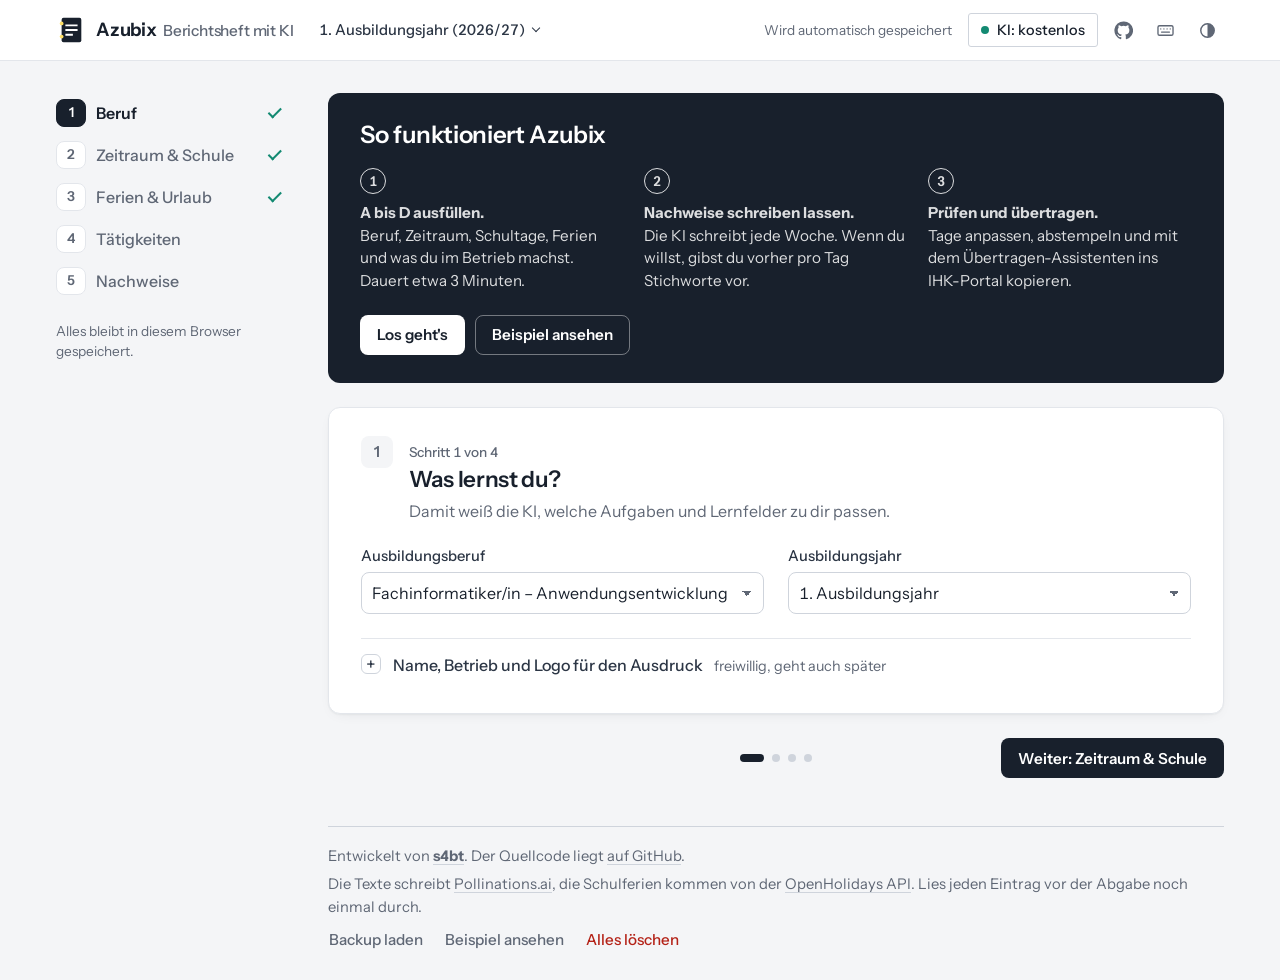
<file: index.html>
<!doctype html>
<html lang="de">
  <head>
    <meta charset="UTF-8" />
    <meta name="viewport" content="width=device-width, initial-scale=1.0, viewport-fit=cover" />
    <meta
      name="description"
      content="Azubix schreibt deine Ausbildungsnachweise Woche für Woche mit KI. Kostenlos und ohne Anmeldung."
    />
    <meta name="author" content="s4bt" />
    <meta name="color-scheme" content="light dark" />
    <title>Azubix</title>
    <link rel="icon" href="assets/icons/favicon.svg" type="image/svg+xml" />
    <link rel="apple-touch-icon" href="assets/icons/icon-192.png" />
    <link rel="manifest" href="manifest.webmanifest" />
    <meta name="theme-color" content="#18202c" />
    <link rel="preconnect" href="https://fonts.googleapis.com" />
    <link rel="preconnect" href="https://fonts.gstatic.com" crossorigin />
    <link
      href="https://fonts.googleapis.com/css2?family=Instrument+Sans:wght@400..700&display=swap"
      rel="stylesheet"
    />
    <link rel="stylesheet" href="assets/css/tokens.css" />
    <link rel="stylesheet" href="assets/css/base.css" />
    <link rel="stylesheet" href="assets/css/layout.css" />
    <link rel="stylesheet" href="assets/css/forms.css" />
    <link rel="stylesheet" href="assets/css/sections.css" />
    <link rel="stylesheet" href="assets/css/results.css" />
    <link rel="stylesheet" href="assets/css/overlays.css" />
    <link rel="stylesheet" href="assets/css/responsive.css" />
    <link rel="stylesheet" href="assets/css/print.css" media="print" />
  </head>
  <body>
    <header class="masthead">
      <div class="masthead-inner">
        <a class="wordmark" href="#abschnitt-a" aria-label="Azubix, zum Anfang">
          <svg class="wordmark-icon" viewBox="0 0 32 32" aria-hidden="true">
            <rect x="6" y="3" width="21" height="26" rx="2" />
            <path d="M10 11h13M10 16h13M10 21h8" />
            <circle cx="6" cy="9" r="2" />
            <circle cx="6" cy="23" r="2" />
          </svg>
          <span>Azubix<small>Berichtsheft mit KI</small></span>
        </a>
        <details class="menu heft-menu" id="heftMenu">
          <summary class="menu-trigger"><span id="heftLabel">1. Ausbildungsjahr</span></summary>
          <div class="menu-panel" role="menu">
            <div id="heftList"></div>
            <hr />
            <button type="button" class="menu-item" id="newHeftBtn" role="menuitem">
              Nächstes Ausbildungsjahr anlegen
            </button>
            <button type="button" class="menu-item danger" id="deleteHeftBtn" role="menuitem">
              Dieses Jahr löschen
            </button>
          </div>
        </details>
        <div class="masthead-actions">
          <span class="save-state" id="saveIndicator" aria-live="polite"
            >Wird automatisch gespeichert</span
          >
          <button type="button" class="mode-btn" id="settingsBtn">
            <span class="mode-dot" aria-hidden="true"></span
            ><span id="providerChip">KI: kostenlos</span>
          </button>
          <a
            class="icon-btn"
            href="https://github.com/SneakyTreee/Azubix"
            target="_blank"
            rel="noopener"
            title="GitHub-Repo von s4bt"
            aria-label="GitHub-Repo von s4bt"
          >
            <svg viewBox="0 0 24 24" aria-hidden="true" class="gh-icon">
              <path
                d="M12 .5a11.5 11.5 0 0 0-3.64 22.41c.58.1.79-.25.79-.56v-2c-3.2.7-3.88-1.37-3.88-1.37-.52-1.33-1.28-1.69-1.28-1.69-1.05-.72.08-.7.08-.7 1.16.08 1.77 1.19 1.77 1.19 1.03 1.77 2.7 1.26 3.36.96.1-.75.4-1.26.73-1.55-2.55-.29-5.24-1.28-5.24-5.69 0-1.26.45-2.29 1.19-3.1-.12-.29-.52-1.46.11-3.05 0 0 .97-.31 3.17 1.18a11 11 0 0 1 5.77 0c2.2-1.49 3.17-1.18 3.17-1.18.63 1.59.23 2.76.11 3.05.74.81 1.19 1.84 1.19 3.1 0 4.42-2.69 5.39-5.25 5.68.41.36.78 1.06.78 2.14v3.17c0 .31.21.67.8.56A11.5 11.5 0 0 0 12 .5Z"
              />
            </svg>
          </a>
          <button
            type="button"
            class="icon-btn"
            id="shortcutsBtn"
            aria-label="Tastenkürzel anzeigen"
            title="Tastenkürzel (?)"
          >
            <svg viewBox="0 0 24 24" aria-hidden="true" class="line-icon">
              <rect x="2.5" y="6" width="19" height="12" rx="2" />
              <path d="M6 10h.01M10 10h.01M14 10h.01M18 10h.01M7 14h10" />
            </svg>
          </button>
          <button type="button" class="icon-btn" id="themeBtn" aria-label="Design wechseln">
            <svg class="theme-icon" viewBox="0 0 24 24" aria-hidden="true">
              <circle cx="12" cy="12" r="8.5" />
              <path d="M12 3.5a8.5 8.5 0 0 1 0 17z" />
            </svg>
          </button>
        </div>
      </div>
    </header>

    <div class="binder">
      <nav class="register" aria-label="Schritte">
        <a href="#abschnitt-a" data-section="a" data-step="1"
          ><b>1</b><span>Beruf</span><i class="tick" aria-hidden="true"></i
        ></a>
        <a href="#abschnitt-b" data-section="b" data-step="2"
          ><b>2</b><span>Zeitraum &amp; Schule</span><i class="tick" aria-hidden="true"></i
        ></a>
        <a href="#abschnitt-c" data-section="c" data-step="3"
          ><b>3</b><span>Ferien &amp; Urlaub</span><i class="tick" aria-hidden="true"></i
        ></a>
        <a href="#abschnitt-d" data-section="d" data-step="4"
          ><b>4</b><span>Tätigkeiten</span><i class="tick" aria-hidden="true"></i
        ></a>
        <a href="#results" data-section="e"
          ><b>5</b><span>Nachweise</span><em id="registerCount"></em
        ></a>
        <p class="register-note">Alles bleibt in diesem Browser gespeichert.</p>
      </nav>

      <main class="sheets">
        <div class="demo-banner" id="demoBanner" hidden>
          <p>
            <strong>Das ist ein Beispiel.</strong> Änderungen hier werden nicht gespeichert, deine
            eigenen Daten bleiben unberührt.
          </p>
          <button type="button" class="btn btn-ink btn-sm" id="exitDemoBtn">
            Zurück zu meinen Daten
          </button>
        </div>

        <section class="welcome" id="welcome" hidden aria-labelledby="welcomeTitle">
          <h2 id="welcomeTitle">So funktioniert Azubix</h2>
          <ol class="welcome-steps">
            <li>
              <b>A bis D ausfüllen.</b> Beruf, Zeitraum, Schultage, Ferien und was du im Betrieb
              machst. Dauert etwa 3 Minuten.
            </li>
            <li>
              <b>Nachweise schreiben lassen.</b> Die KI schreibt jede Woche. Wenn du willst, gibst
              du vorher pro Tag Stichworte vor.
            </li>
            <li>
              <b>Prüfen und übertragen.</b> Tage anpassen, abstempeln und mit dem
              Übertragen-Assistenten ins IHK-Portal kopieren.
            </li>
          </ol>
          <div class="welcome-actions">
            <button type="button" class="btn btn-ink" id="welcomeStartBtn">Los geht's</button>
            <button type="button" class="btn btn-quiet" id="demoBtn">Beispiel ansehen</button>
          </div>
        </section>

        <section class="setup-summary" id="setupSummary" hidden aria-labelledby="summaryTitle">
          <div class="summary-head">
            <h2 id="summaryTitle">Deine Angaben</h2>
            <button type="button" class="btn btn-quiet btn-sm" id="editSetupBtn">
              Angaben ändern
            </button>
          </div>
          <ul class="summary-list" id="summaryList"></ul>
        </section>

        <div id="mainForm" class="setup">
          <section class="sheet" id="abschnitt-a" data-step="1" aria-labelledby="head-a">
            <header class="sheet-head">
              <span class="sheet-letter" aria-hidden="true">1</span>
              <div>
                <p class="step-count">Schritt 1 von 4</p>
                <h2 id="head-a" tabindex="-1">Was lernst du?</h2>
                <p>Damit weiß die KI, welche Aufgaben und Lernfelder zu dir passen.</p>
              </div>
            </header>
            <div class="fields cols-2">
              <label class="field">
                <span class="field-label">Ausbildungsberuf</span>
                <select id="f-beruf-select"></select>
              </label>
              <label class="field">
                <span class="field-label">Ausbildungsjahr</span>
                <select id="f-jahr" data-bind="profile.jahr">
                  <option value="1">1. Ausbildungsjahr</option>
                  <option value="2">2. Ausbildungsjahr</option>
                  <option value="3">3. Ausbildungsjahr</option>
                  <option value="4">4. Ausbildungsjahr</option>
                </select>
              </label>
              <label class="field" id="berufOtherField" hidden>
                <span class="field-label">Dein Ausbildungsberuf</span>
                <input type="text" id="f-beruf" placeholder="Beruf eintragen" />
              </label>
            </div>

            <details class="more">
              <summary>
                Name, Betrieb und Logo für den Ausdruck <em>freiwillig, geht auch später</em>
              </summary>
              <div class="fields cols-2">
                <label class="field">
                  <span class="field-label">Name</span>
                  <input
                    type="text"
                    id="f-name"
                    data-bind="profile.name"
                    placeholder="Vorname Nachname"
                    autocomplete="name"
                  />
                </label>
                <label class="field">
                  <span class="field-label">Ausbildungsbetrieb</span>
                  <input
                    type="text"
                    id="f-betrieb"
                    data-bind="profile.betrieb"
                    placeholder="Name des Betriebs"
                    autocomplete="organization"
                  />
                </label>
                <label class="field">
                  <span class="field-label">Abteilung</span>
                  <input
                    type="text"
                    id="f-abteilung"
                    data-bind="profile.abteilung"
                    placeholder="z.B. IT-Service, Webentwicklung"
                  />
                </label>
                <label class="field">
                  <span class="field-label">Ausbilder/in</span>
                  <input
                    type="text"
                    id="f-ausbilder"
                    data-bind="profile.ausbilder"
                    placeholder="Name für die Unterschrift"
                  />
                </label>
                <label class="field">
                  <span class="field-label">Erste Nachweis-Nr.</span>
                  <input type="number" id="f-startnr" min="1" data-bind="profile.startNr" />
                  <span class="field-hint">Wenn du mitten im Jahr weitermachst</span>
                </label>
              </div>
              <div class="logo-field">
                <div class="logo-preview" id="logoPreview" aria-hidden="true"></div>
                <div class="field">
                  <span class="field-label">Firmenlogo für Druck, PDF und Word</span>
                  <div class="logo-actions">
                    <label class="btn btn-quiet btn-sm"
                      >Logo auswählen<input
                        type="file"
                        id="logoInput"
                        accept="image/png,image/jpeg"
                        hidden
                    /></label>
                    <button type="button" class="btn btn-text btn-sm" id="logoRemoveBtn" hidden>
                      Entfernen
                    </button>
                  </div>
                  <span class="field-hint">PNG oder JPG, höchstens 500 KB.</span>
                </div>
              </div>
            </details>
          </section>

          <section class="sheet" id="abschnitt-b" data-step="2" aria-labelledby="head-b">
            <header class="sheet-head">
              <span class="sheet-letter" aria-hidden="true">2</span>
              <div>
                <p class="step-count">Schritt 2 von 4</p>
                <h2 id="head-b" tabindex="-1">Wann bist du in der Schule?</h2>
                <p>Der Jahresplaner zeigt dir sofort, wie deine Wochen aufgeteilt werden.</p>
              </div>
            </header>
            <div class="fields cols-2">
              <label class="field">
                <span class="field-label">Erster Tag</span>
                <input type="date" id="f-start" data-bind="period.start" />
              </label>
              <label class="field">
                <span class="field-label">Letzter Tag</span>
                <input type="date" id="f-end" data-bind="period.end" />
              </label>
            </div>
            <div class="fields cols-2">
              <fieldset class="field">
                <legend class="field-label">Schultage</legend>
                <div class="weekday-picker">
                  <label
                    ><input type="checkbox" id="sd-1" name="schoolDay" value="1" /><span
                      >Mo</span
                    ></label
                  >
                  <label
                    ><input type="checkbox" id="sd-2" name="schoolDay" value="2" /><span
                      >Di</span
                    ></label
                  >
                  <label
                    ><input type="checkbox" id="sd-3" name="schoolDay" value="3" /><span
                      >Mi</span
                    ></label
                  >
                  <label
                    ><input type="checkbox" id="sd-4" name="schoolDay" value="4" /><span
                      >Do</span
                    ></label
                  >
                  <label
                    ><input type="checkbox" id="sd-5" name="schoolDay" value="5" /><span
                      >Fr</span
                    ></label
                  >
                </div>
              </fieldset>
              <fieldset class="field">
                <legend class="field-label">Schule findet statt in</legend>
                <div class="switch" role="group">
                  <button type="button" data-seg="weekType" data-value="both">jeder Woche</button>
                  <button type="button" data-seg="weekType" data-value="even">geraden KW</button>
                  <button type="button" data-seg="weekType" data-value="odd">ungeraden KW</button>
                  <button type="button" data-seg="weekType" data-value="alternating">
                    jeder 2. Woche
                  </button>
                </div>
              </fieldset>
            </div>
            <fieldset class="field" id="firstWeekPicker" hidden>
              <legend class="field-label">Die erste Woche im Zeitraum ist eine</legend>
              <div class="switch" role="group">
                <button type="button" data-seg="firstWeekType" data-value="school">
                  Schulwoche
                </button>
                <button type="button" data-seg="firstWeekType" data-value="work">
                  Betriebswoche
                </button>
              </div>
            </fieldset>

            <figure class="planner">
              <figcaption>
                <span>Jahresplaner</span>
                <span class="key">
                  <span><i class="sw sw-schule"></i>Schule + Betrieb</span>
                  <span><i class="sw sw-betrieb"></i>nur Betrieb</span>
                  <span><i class="sw sw-ferien"></i>Schulferien, nur Betrieb</span>
                  <span><i class="sw sw-frei"></i>frei</span>
                </span>
              </figcaption>
              <div class="planner-grid" id="previewTimeline"></div>
            </figure>

            <details class="more">
              <summary>Arbeitszeiten <em id="hoursSummary">8 Std. pro Tag</em></summary>
              <div class="fields cols-4">
                <label class="field">
                  <span class="field-label">Std. pro Betriebstag</span>
                  <input
                    type="number"
                    id="f-hb"
                    min="0"
                    max="12"
                    step="0.5"
                    data-bind="hours.betrieb"
                  />
                </label>
                <label class="field">
                  <span class="field-label">Std. pro Schultag</span>
                  <input
                    type="number"
                    id="f-hs"
                    min="0"
                    max="12"
                    step="0.5"
                    data-bind="hours.schule"
                  />
                </label>
              </div>
              <p class="field-label sub-label">
                Andere Stunden an einzelnen Wochentagen (z.B. Teilzeit)
              </p>
              <div class="weekday-hours">
                <label class="field"
                  ><span class="field-label">Mo</span
                  ><input
                    type="number"
                    id="f-h1"
                    min="0"
                    max="12"
                    step="0.5"
                    data-bind="hours.betriebDays.1"
                    placeholder="Standard"
                /></label>
                <label class="field"
                  ><span class="field-label">Di</span
                  ><input
                    type="number"
                    id="f-h2"
                    min="0"
                    max="12"
                    step="0.5"
                    data-bind="hours.betriebDays.2"
                    placeholder="Standard"
                /></label>
                <label class="field"
                  ><span class="field-label">Mi</span
                  ><input
                    type="number"
                    id="f-h3"
                    min="0"
                    max="12"
                    step="0.5"
                    data-bind="hours.betriebDays.3"
                    placeholder="Standard"
                /></label>
                <label class="field"
                  ><span class="field-label">Do</span
                  ><input
                    type="number"
                    id="f-h4"
                    min="0"
                    max="12"
                    step="0.5"
                    data-bind="hours.betriebDays.4"
                    placeholder="Standard"
                /></label>
                <label class="field"
                  ><span class="field-label">Fr</span
                  ><input
                    type="number"
                    id="f-h5"
                    min="0"
                    max="12"
                    step="0.5"
                    data-bind="hours.betriebDays.5"
                    placeholder="Standard"
                /></label>
              </div>
              <p class="field-hint">Gilt für Betriebstage. Leer lassen heißt: Standard von oben.</p>
            </details>
          </section>

          <section class="sheet" id="abschnitt-c" data-step="3" aria-labelledby="head-c">
            <header class="sheet-head">
              <span class="sheet-letter" aria-hidden="true">3</span>
              <div>
                <p class="step-count">Schritt 3 von 4</p>
                <h2 id="head-c" tabindex="-1">Wo wohnst du?</h2>
                <p>
                  Feiertage und Schulferien deines Bundeslands kommen automatisch. In den Ferien
                  bist du im Betrieb.
                </p>
              </div>
            </header>
            <div class="fields cols-2">
              <label class="field">
                <span class="field-label">Bundesland</span>
                <select id="bundesland" data-bind="bundesland"></select>
              </label>
            </div>
            <p class="status-line" id="ferienStatus" aria-live="polite"></p>
            <fieldset class="field regional" id="regionalHolidays" hidden>
              <legend class="field-label">Regionale Feiertage</legend>
              <div class="checks" id="regionalList"></div>
            </fieldset>

            <details class="more" id="absenceDetails">
              <summary>
                Urlaub, Krankheit und Berufsschul-Blöcke <em id="absenceSummary">freiwillig</em>
              </summary>
              <ul class="absences" id="absenceList"></ul>
              <div class="absence-add" id="absenceForm">
                <label class="field">
                  <span class="field-label">Eintrag</span>
                  <select id="a-type" name="absenceType">
                    <option value="urlaub">Urlaub</option>
                    <option value="krank">Krankheit</option>
                    <option value="schulblock">Berufsschul-Block</option>
                    <option value="schulferien">Schulferien (nur Betrieb)</option>
                  </select>
                </label>
                <label class="field">
                  <span class="field-label">Bezeichnung <em>freiwillig</em></span>
                  <input
                    type="text"
                    id="a-name"
                    name="absenceName"
                    placeholder="z.B. Sommerurlaub"
                  />
                </label>
                <label class="field">
                  <span class="field-label">von</span>
                  <input type="date" id="a-start" name="absenceStart" />
                </label>
                <label class="field">
                  <span class="field-label">bis</span>
                  <input type="date" id="a-end" name="absenceEnd" />
                </label>
                <button type="button" class="btn btn-quiet" id="addAbsenceBtn">Eintragen</button>
              </div>
              <p class="ics-row">
                <label class="btn btn-text btn-sm"
                  >Aus Kalender importieren (.ics)<input
                    type="file"
                    id="icsInput"
                    accept=".ics,text/calendar"
                    hidden
                /></label>
                <button type="button" class="btn btn-text btn-sm" id="reloadFerienBtn">
                  Schulferien neu laden
                </button>
              </p>
            </details>
          </section>

          <section class="sheet" id="abschnitt-d" data-step="4" aria-labelledby="head-d">
            <header class="sheet-head">
              <span class="sheet-letter" aria-hidden="true">4</span>
              <div>
                <p class="step-count">Schritt 4 von 4</p>
                <h2 id="head-d" tabindex="-1">Was machst du im Betrieb?</h2>
                <p>Ein paar Stichworte reichen. Je genauer, desto glaubwürdiger die Einträge.</p>
              </div>
            </header>
            <div class="fields cols-2">
              <label class="field">
                <span class="field-label">Deine Aufgaben</span>
                <textarea
                  id="f-taetigkeiten"
                  rows="3"
                  data-bind="activities.taetigkeiten"
                  placeholder="Tickets im Service-Desk, Frontend mit React, Code-Reviews, Tests schreiben"
                ></textarea>
              </label>
              <label class="field">
                <span class="field-label">Tools und Technik</span>
                <textarea
                  id="f-tech"
                  rows="3"
                  data-bind="activities.technologies"
                  placeholder="TypeScript, React, PostgreSQL, Git, Docker, Jira"
                ></textarea>
              </label>
            </div>

            <details class="more">
              <summary>
                Schreibstil, Länge und mehr <em id="styleSummary">Ich-Form, normal</em>
              </summary>
              <div class="fields cols-3">
                <label class="field">
                  <span class="field-label">Schreibweise</span>
                  <select id="f-stil" data-bind="activities.stil">
                    <option value="ich">Ganze Sätze in Ich-Form</option>
                    <option value="neutral">Ganze Sätze, sachlich</option>
                    <option value="stichpunkte">Stichpunkte</option>
                  </select>
                </label>
                <label class="field">
                  <span class="field-label">Umfang pro Tag</span>
                  <select id="f-laenge" data-bind="activities.laenge">
                    <option value="kurz">Kurz (1 bis 2 Sätze)</option>
                    <option value="mittel">Normal (3 bis 4 Sätze)</option>
                    <option value="lang">Ausführlich (5 bis 6 Sätze)</option>
                  </select>
                </label>
                <label class="field">
                  <span class="field-label">Zeichen pro Tag</span>
                  <input
                    type="number"
                    id="f-maxchars"
                    min="50"
                    step="10"
                    data-bind="activities.maxChars"
                    placeholder="kein Limit"
                  />
                  <span class="field-hint">Falls dein IHK-Portal die Länge begrenzt</span>
                </label>
              </div>
              <div class="fields cols-2">
                <label class="field">
                  <span class="field-label">Fächer und Lernfelder</span>
                  <textarea
                    id="f-faecher"
                    rows="2"
                    data-bind="activities.schulfaecher"
                    placeholder="Leer lassen, dann nimmt die KI die Lernfelder deines Ausbildungsjahrs"
                  ></textarea>
                </label>
                <label class="field">
                  <span class="field-label">Hinweise für die KI</span>
                  <textarea
                    id="f-hinweise"
                    rows="2"
                    data-bind="activities.hinweise"
                    placeholder="z.B. Ab November arbeite ich an der Umstellung des Intranets"
                  ></textarea>
                </label>
              </div>
              <label class="check">
                <input
                  type="checkbox"
                  id="f-unterweisungen"
                  data-bind="activities.unterweisungenKi"
                />
                <span
                  >Unterweisungen von der KI vorschlagen lassen
                  <em>(drittes Feld im IHK-Formular)</em></span
                >
              </label>
            </details>
          </section>

          <div class="step-nav" id="stepNav">
            <button type="button" class="btn btn-text" id="stepBack">Zurück</button>
            <ol class="step-dots" aria-hidden="true">
              <li></li>
              <li></li>
              <li></li>
              <li></li>
            </ol>
            <button type="button" class="btn btn-ink" id="stepNext">Weiter</button>
          </div>
        </div>

        <section class="runbar" aria-label="Nachweise schreiben lassen">
          <div class="runbar-text">
            <strong>Nachweise schreiben lassen</strong>
            <span id="generateInfo">…</span>
          </div>
          <div class="runbar-actions">
            <button
              type="button"
              class="btn btn-text"
              id="weeksOnlyBtn"
              title="Wochen anlegen, um vorher Stichworte einzutragen"
            >
              Erst Stichworte eintragen
            </button>
            <button type="button" class="btn btn-ink btn-lg" id="genBtn">
              <span class="btn-spinner" aria-hidden="true"></span>
              <span>Nachweise schreiben</span>
            </button>
          </div>
          <div class="resume" id="resumeBanner" hidden>
            <span id="resumeText"></span>
            <button type="button" class="btn btn-quiet btn-sm" id="resumeBtn">
              Weiter schreiben
            </button>
          </div>
          <div class="runbar-progress" id="progressPanel" hidden>
            <div class="runbar-row">
              <span id="progressText">…</span>
              <button type="button" class="btn btn-text" id="cancelBtn">Abbrechen</button>
            </div>
            <div
              class="meter"
              role="progressbar"
              aria-valuemin="0"
              aria-valuemax="100"
              aria-valuenow="0"
            >
              <div class="meter-fill" id="progressBar"></div>
            </div>
            <span class="status-line" id="progressDetail" aria-live="polite"></span>
          </div>
        </section>

        <section id="results" hidden aria-labelledby="resultsTitle">
          <header class="results-head">
            <div class="results-title">
              <span class="sheet-letter" aria-hidden="true">5</span>
              <h2 id="resultsTitle">Nachweise</h2>
              <span class="count" id="totalWeeksLabel">0 Wochen</span>
            </div>
            <div class="export">
              <button type="button" class="btn btn-ink" id="transferBtn">
                Ins IHK-Portal übertragen
              </button>
              <details class="menu">
                <summary class="btn btn-quiet">Exportieren</summary>
                <div class="menu-panel menu-right" role="menu">
                  <button type="button" class="menu-item" id="pdfBtn" role="menuitem">
                    PDF-Datei
                  </button>
                  <button type="button" class="menu-item" id="docxBtn" role="menuitem">
                    Word-Datei (.docx)
                  </button>
                  <button type="button" class="menu-item" id="printBtn" role="menuitem">
                    Drucken
                  </button>
                  <hr />
                  <button type="button" class="menu-item" id="trainerBtn" role="menuitem">
                    Prüfansicht für Ausbilder/in
                  </button>
                  <label class="menu-item" role="menuitem"
                    >Kommentare vom Ausbilder laden<input
                      type="file"
                      id="commentsInput"
                      accept="application/json,.json"
                      hidden
                  /></label>
                  <hr />
                  <button type="button" class="menu-item" id="exportTxtBtn" role="menuitem">
                    Textdatei (.txt)
                  </button>
                  <button type="button" class="menu-item" id="exportCsvBtn" role="menuitem">
                    Tabelle für Excel (.csv)
                  </button>
                  <button type="button" class="menu-item" id="backupBtn" role="menuitem">
                    Backup speichern
                  </button>
                </div>
              </details>
              <details class="menu">
                <summary class="btn btn-quiet">Für alle Wochen</summary>
                <div class="menu-panel menu-right" role="menu">
                  <button type="button" class="menu-item" id="redoTemplatesBtn" role="menuitem">
                    Textbaustein-Wochen neu schreiben
                  </button>
                  <button type="button" class="menu-item" id="shortenBtn" role="menuitem">
                    Zu lange Einträge kürzen
                  </button>
                  <button type="button" class="menu-item" id="unstampBtn" role="menuitem">
                    Alle Stempel entfernen
                  </button>
                </div>
              </details>
            </div>
          </header>

          <p class="results-hint">
            Zum Übertragen ins IHK-Berichtsheft führt dich „Ins IHK-Portal übertragen“ Tag für Tag
            oder Woche für Woche durch. Einzelne Tage kopierst du mit „Kopieren“. Kopiert wird
            reiner Text ohne Formatierung.
          </p>

          <dl class="tally" id="statsRow"></dl>
          <div
            class="planner-grid planner-lg"
            id="resultsTimeline"
            aria-label="Wochen im Überblick, anklicken zum Springen"
          ></div>

          <details class="disclosure rahmenplan" id="rahmenplanPanel" hidden>
            <summary id="rahmenplanSummary">Ausbildungsrahmenplan</summary>
            <p class="field-hint">
              Grobe Schätzung anhand von Stichwörtern in deinen Einträgen. Themen ohne Treffer
              solltest du mit deinem Ausbilder ansprechen.
            </p>
            <ol class="coverage" id="rahmenplanList"></ol>
          </details>

          <div class="list-tools">
            <input
              type="search"
              id="searchInput"
              placeholder="In den Einträgen suchen, z.B. Docker oder KW 45"
              aria-label="In den Einträgen suchen"
            />
            <button type="button" class="btn btn-text" id="expandAllBtn">Alle öffnen</button>
            <button type="button" class="btn btn-text" id="collapseAllBtn">Alle schließen</button>
          </div>

          <div class="weeks" id="weeksGrid"></div>
        </section>

        <footer class="colophon">
          <p>
            Entwickelt von
            <a href="https://s4bt.de" target="_blank" rel="noopener"><strong>s4bt</strong></a
            >. Der Quellcode liegt
            <a href="https://github.com/SneakyTreee/Azubix" target="_blank" rel="noopener"
              >auf GitHub</a
            >.
          </p>
          <p>
            Die Texte schreibt
            <a href="https://pollinations.ai" target="_blank" rel="noopener">Pollinations.ai</a>,
            die Schulferien kommen von der
            <a href="https://openholidaysapi.org" target="_blank" rel="noopener">OpenHolidays API</a
            >. Lies jeden Eintrag vor der Abgabe noch einmal durch.
          </p>
          <p class="colophon-actions">
            <label class="btn btn-text"
              >Backup laden<input
                type="file"
                id="importInput"
                accept="application/json,.json"
                hidden
            /></label>
            <button type="button" class="btn btn-text" id="demoFooterBtn">Beispiel ansehen</button>
            <button type="button" class="btn btn-text danger" id="resetBtn">Alles löschen</button>
          </p>
        </footer>
      </main>
    </div>

    <dialog id="settingsDialog" aria-labelledby="settingsTitle">
      <form method="dialog">
        <h2 id="settingsTitle">Wer schreibt die Texte?</h2>
        <div class="choices">
          <label class="choice">
            <input type="radio" name="provider" value="pollinations" />
            <span
              ><strong>Kostenlose KI</strong
              ><small
                >Pollinations.ai, ohne Konto und ohne Schlüssel. Der Dienst beantwortet etwa eine
                Anfrage alle 30 Sekunden. Ein ganzes Ausbildungsjahr dauert deshalb rund 15
                Minuten.</small
              ></span
            >
          </label>
          <label class="choice">
            <input type="radio" name="provider" value="custom" />
            <span
              ><strong>Eigener API-Schlüssel</strong
              ><small
                >Für jeden Dienst mit OpenAI-kompatibler Schnittstelle, z.B. Groq (kostenloser
                Tarif), OpenRouter oder Ollama auf deinem Rechner. Deutlich schneller. Der Schlüssel
                bleibt in deinem Browser.</small
              ></span
            >
          </label>
          <label class="choice">
            <input type="radio" name="provider" value="offline" />
            <span
              ><strong>Ohne KI</strong
              ><small
                >Einfache Textbausteine aus deinen Tätigkeiten. Sofort fertig, aber eintönig.</small
              ></span
            >
          </label>
        </div>

        <div id="customFields" class="fields" hidden>
          <label class="field">
            <span class="field-label">Anbieter</span>
            <select id="presetSelect">
              <option value="">Vorlage wählen …</option>
            </select>
          </label>
          <label class="field">
            <span class="field-label">Adresse (Base-URL)</span>
            <input
              type="url"
              id="s-baseurl"
              name="baseUrl"
              placeholder="https://api.groq.com/openai/v1"
            />
          </label>
          <label class="field">
            <span class="field-label">Modell</span>
            <input type="text" id="s-model" name="model" />
          </label>
          <label class="field">
            <span class="field-label">API-Schlüssel <em>bei Ollama leer lassen</em></span>
            <input type="password" id="s-key" name="apiKey" autocomplete="off" />
          </label>
          <label class="check">
            <input type="checkbox" id="s-session" name="sessionOnlyKey" />
            <span
              >Schlüssel nur für diese Sitzung merken
              <em>(weg, wenn der Tab geschlossen wird)</em></span
            >
          </label>
        </div>

        <label class="field">
          <span class="field-label">Wochen pro Anfrage</span>
          <input type="number" id="s-batch" name="batchSize" min="1" max="8" />
          <span class="field-hint"
            >Mehr Wochen pro Anfrage gehen schneller, aber lange Antworten brechen öfter ab. 3 ist
            ein guter Wert.</span
          >
        </label>

        <label class="check">
          <input type="checkbox" id="s-fallback" name="fallbackToCustom" />
          <span
            >Wenn die kostenlose KI ausfällt, meinen eigenen Schlüssel nutzen
            <em>(falls eingerichtet)</em></span
          >
        </label>

        <p class="status-line" id="testResult" aria-live="polite"></p>

        <div class="dialog-actions">
          <button type="button" class="btn btn-text" id="testBtn">Verbindung prüfen</button>
          <button type="submit" class="btn btn-quiet" value="cancel">Abbrechen</button>
          <button type="submit" class="btn btn-ink" value="save">Übernehmen</button>
        </div>
      </form>
    </dialog>

    <dialog id="transferDialog" class="transfer" aria-labelledby="transferTitle">
      <header class="transfer-head">
        <h2 id="transferTitle">Ins IHK-Portal übertragen</h2>
        <div class="switch" role="group" aria-label="Wie trägst du im IHK-Portal ein?">
          <button type="button" data-transfer-mode="day">Tag für Tag</button>
          <button type="button" data-transfer-mode="week">Woche für Woche</button>
        </div>
      </header>
      <p class="transfer-where" id="transferWhere"></p>
      <div class="transfer-box">
        <div class="transfer-meta">
          <span id="transferField"></span><span id="transferCount"></span>
        </div>
        <pre class="transfer-text" id="transferText" tabindex="0"></pre>
      </div>
      <div class="meter" aria-hidden="true"><div class="meter-fill" id="transferBar"></div></div>
      <div class="dialog-actions">
        <button type="button" class="btn btn-text" id="transferClose">Schließen</button>
        <button type="button" class="btn btn-quiet" id="transferPrev">Zurück</button>
        <button type="button" class="btn btn-quiet" id="transferSkip">Überspringen</button>
        <button type="button" class="btn btn-ink" id="transferNext">Kopieren und weiter</button>
      </div>
      <p class="field-hint">
        Enter kopiert und springt weiter. Den Text fügst du im IHK-Portal mit Strg+V ein.
      </p>
    </dialog>

    <dialog id="shortcutsDialog" aria-labelledby="shortcutsTitle">
      <h2 id="shortcutsTitle">Tastenkürzel</h2>
      <dl class="shortcuts">
        <div>
          <dt><kbd>?</kbd></dt>
          <dd>Diese Übersicht</dd>
        </div>
        <div>
          <dt><kbd>Alt</kbd> + <kbd>↓</kbd> / <kbd>↑</kbd></dt>
          <dd>Nächste oder vorige Woche öffnen</dd>
        </div>
        <div>
          <dt><kbd>Strg</kbd> + <kbd>Enter</kbd></dt>
          <dd>Im Tagestext: „Mit KI ändern“ öffnen</dd>
        </div>
        <div>
          <dt><kbd>Strg</kbd> + <kbd>Shift</kbd> + <kbd>C</kbd></dt>
          <dd>Im Tagestext: den Tag kopieren</dd>
        </div>
        <div>
          <dt><kbd>Strg</kbd> + <kbd>Z</kbd></dt>
          <dd>Im Tagestext: Tippen rückgängig (Browser)</dd>
        </div>
        <div>
          <dt><kbd>Enter</kbd></dt>
          <dd>Im Übertragen-Assistenten: kopieren und weiter</dd>
        </div>
      </dl>
      <div class="dialog-actions">
        <button type="button" class="btn btn-ink" id="shortcutsClose">Schließen</button>
      </div>
    </dialog>

    <dialog id="choiceDialog">
      <h2></h2>
      <p></p>
      <div class="dialog-actions"></div>
    </dialog>

    <div class="toast" id="toast" role="status" aria-live="polite"></div>
    <div id="printArea" aria-hidden="true"></div>

    <script defer src="assets/js/core/storage.js"></script>
    <script defer src="assets/js/core/state.js"></script>
    <script defer src="assets/js/core/hefte.js"></script>
    <script defer src="assets/js/core/dates.js"></script>
    <script defer src="assets/js/data/berufe.js"></script>
    <script defer src="assets/js/data/holidays.js"></script>
    <script defer src="assets/js/data/rahmenplan.js"></script>
    <script defer src="assets/js/app/schedule.js"></script>
    <script defer src="assets/js/app/quality.js"></script>
    <script defer src="assets/js/app/ics.js"></script>
    <script defer src="assets/js/ai/client.js"></script>
    <script defer src="assets/js/ai/prompts.js"></script>
    <script defer src="assets/js/ai/templates.js"></script>
    <script defer src="assets/js/ai/writer.js"></script>
    <script defer src="assets/js/ui/feedback.js"></script>
    <script defer src="assets/js/ui/form.js"></script>
    <script defer src="assets/js/ui/settings.js"></script>
    <script defer src="assets/js/ui/results.js"></script>
    <script defer src="assets/js/ui/day-editor.js"></script>
    <script defer src="assets/js/ui/shell.js"></script>
    <script defer src="assets/js/ui/transfer.js"></script>
    <script defer src="assets/js/ui/setup.js"></script>
    <script defer src="assets/js/app/generation.js"></script>
    <script defer src="assets/js/app/export.js"></script>
    <script defer src="assets/js/app/export-docs.js"></script>
    <script defer src="assets/js/main.js"></script>
    <script defer src="assets/js/pwa.js"></script>
  </body>
</html>
</file>
<file: assets/css/tokens.css>
/* Layout: links eine ruhige Register-Navigation A–E, rechts klare Abschnitte.
   Modern und reduziert: eine Schriftfamilie, Tinte als einzige Akzentfarbe,
   Farbe nur für die Wochentypen. Geprüfte Wochen bekommen einen Stempel. */
:root {
  /* Farbe */
  --paper: #f4f5f7; /* Schreibtisch hinter den Blättern */
  --sheet: #ffffff; /* Formularblatt */
  --field: #ffffff; /* Eingabefeld */
  --ink: #18202c; /* Tinte: Text und Hauptknöpfe */
  --ink-soft: #2c3645;
  --muted: #5f6775;
  --rule: #e3e6eb;
  --rule-strong: #cfd4dc;
  --marker: #ffe066; /* nur im Logo */
  --marker-soft: rgba(24, 32, 44, 0.08);
  --stamp: #b2302b; /* Stempelfarbe */
  --schule: #2557c4;
  --betrieb: #138a72;
  --ferien: #c4701a;
  --frei: #b3b8ae;
  --danger: #b42318;
  --on-ink: #ffffff;
  --lift: 0 1px 2px rgba(24, 32, 44, 0.05), 0 4px 16px -8px rgba(24, 32, 44, 0.12);
  --ring: 0 0 0 3px rgba(24, 32, 44, 0.14);
  --radius: 12px;
  --radius-sm: 8px;

  /* Schrift */
  --display: "Instrument Sans", "Segoe UI", system-ui, sans-serif;
  --body: "Instrument Sans", "Segoe UI", system-ui, sans-serif;

  /* Maße */
  --lh-ruled: 26px;
  --masthead-h: 60px;
  color-scheme: light;
}

@media (prefers-color-scheme: dark) {
  :root:not([data-theme="light"]) {
    --paper: #0f1216;
    --sheet: #181d24;
    --field: #181d24;
    --ink: #e8eaed;
    --ink-soft: #c9ced6;
    --muted: #9aa2ae;
    --rule: #2b323c;
    --rule-strong: #47515e;
    --marker: #e9cf55;
    --marker-soft: rgba(232, 234, 237, 0.1);
    --stamp: #ec6a62;
    --schule: #5a85e0;
    --betrieb: #1f9e7e;
    --ferien: #c47a2c;
    --frei: #4a525c;
    --danger: #f2766b;
    --on-ink: #101419;
    --lift: 0 1px 2px rgba(0, 0, 0, 0.4);
    --ring: 0 0 0 3px rgba(232, 234, 237, 0.18);
    color-scheme: dark;
  }
}

:root[data-theme="dark"] {
  --paper: #0f1216;
  --sheet: #181d24;
  --field: #181d24;
  --ink: #e8eaed;
  --ink-soft: #c9ced6;
  --muted: #9aa2ae;
  --rule: #2b323c;
  --rule-strong: #47515e;
  --marker: #e9cf55;
  --marker-soft: rgba(232, 234, 237, 0.1);
  --stamp: #ec6a62;
  --schule: #5a85e0;
  --betrieb: #1f9e7e;
  --ferien: #c47a2c;
  --frei: #4a525c;
  --danger: #f2766b;
  --on-ink: #101419;
  --lift: 0 1px 2px rgba(0, 0, 0, 0.4);
  --ring: 0 0 0 3px rgba(232, 234, 237, 0.18);
  color-scheme: dark;
}
</file>
<file: assets/css/base.css>
/* Grundlagen: Reset, Schrift, Links, Fokus */

/* ---------- Grundlagen ---------- */
*,
*::before,
*::after {
  box-sizing: border-box;
}

html {
  scroll-padding-top: calc(var(--masthead-h) + 16px);
}

body {
  margin: 0;
  background: var(--paper);
  color: var(--ink);
  font: 400 16px/1.5 var(--body);
  font-variant-numeric: tabular-nums;
  -webkit-font-smoothing: antialiased;
}

body::before {
  content: "";
  position: fixed;
  inset: 0 0 auto;
  height: env(safe-area-inset-top, 0px);
  z-index: 30;
  background: var(--sheet);
}

h1,
h2,
h3,
p,
dl,
dd,
figure {
  margin: 0;
}

h2 {
  font: 600 1.4rem/1.2 var(--display);
  letter-spacing: -0.015em;
  text-wrap: balance;
}

a {
  color: inherit;
  text-underline-offset: 3px;
  text-decoration-color: var(--rule-strong);
}

a:hover {
  text-decoration-color: currentColor;
}

::selection {
  background: var(--marker);
  color: #18202c;
}

:focus-visible {
  outline: 2px solid var(--ink);
  outline-offset: 2px;
}

[hidden] {
  display: none !important;
}
</file>
<file: assets/css/layout.css>
/* Seitenaufbau: Kopfzeile, Register-Navigation, Abschnitte */

/* ---------- Kopfzeile ---------- */
.masthead {
  position: sticky;
  top: env(safe-area-inset-top, 0px);
  z-index: 20;
  background: var(--sheet);
  border-bottom: 1px solid var(--rule);
}

.masthead-inner {
  max-width: 1200px;
  height: var(--masthead-h);
  margin: 0 auto;
  padding-left: max(16px, env(safe-area-inset-left, 0px));
  padding-right: max(16px, env(safe-area-inset-right, 0px));
  display: flex;
  align-items: center;
  gap: 16px;
}

.wordmark {
  display: flex;
  align-items: center;
  gap: 10px;
  text-decoration: none;
  font: 650 1.15rem/1 var(--display);
  letter-spacing: -0.01em;
}

.wordmark small {
  margin-left: 6px;
  font-weight: 500;
  color: var(--muted);
}

.wordmark-icon {
  width: 30px;
  height: 30px;
  flex-shrink: 0;
}

.wordmark-icon rect {
  fill: var(--ink);
}

.wordmark-icon path {
  stroke: var(--sheet);
  stroke-width: 2;
}

.wordmark-icon circle {
  fill: var(--marker);
}

.masthead-actions {
  margin-left: auto;
  display: flex;
  align-items: center;
  gap: 8px;
}

.save-state {
  margin-right: 8px;
  font-size: 0.85rem;
  color: var(--muted);
  transition: color 0.4s;
}

.save-state.flash {
  color: var(--betrieb);
}

.mode-btn {
  display: inline-flex;
  align-items: center;
  gap: 8px;
  height: 34px;
  padding: 0 12px;
  border: 1px solid var(--rule-strong);
  border-radius: 3px;
  background: transparent;
  color: var(--ink);
  font: 500 0.9rem var(--body);
  white-space: nowrap;
  cursor: pointer;
}

.mode-btn:hover {
  border-color: var(--ink);
}

.mode-dot {
  width: 8px;
  height: 8px;
  border-radius: 50%;
  background: var(--betrieb);
}

.icon-btn {
  width: 34px;
  height: 34px;
  display: inline-grid;
  place-items: center;
  flex-shrink: 0;
  border: 1px solid transparent;
  border-radius: 3px;
  background: transparent;
  color: var(--muted);
  cursor: pointer;
}

.icon-btn:hover {
  color: var(--ink);
  border-color: var(--rule-strong);
}

.icon-btn svg {
  width: 19px;
  height: 19px;
}

.gh-icon {
  fill: currentColor;
}

.theme-icon circle {
  fill: none;
  stroke: currentColor;
  stroke-width: 1.8;
}

.theme-icon path {
  fill: currentColor;
}

/* ---------- Ordner ---------- */
.binder {
  max-width: 1200px;
  margin: 0 auto;
  padding-block: 32px 24px;
  padding-left: max(16px, env(safe-area-inset-left, 0px));
  padding-right: max(16px, env(safe-area-inset-right, 0px));
  display: grid;
  grid-template-columns: 236px minmax(0, 1fr);
  gap: 36px;
}

.register {
  position: sticky;
  top: calc(env(safe-area-inset-top, 0px) + var(--masthead-h) + 32px);
  align-self: start;
  display: grid;
  gap: 2px;
}

.register a {
  display: grid;
  grid-template-columns: 30px 1fr auto;
  align-items: center;
  gap: 10px;
  padding: 6px 10px 6px 0;
  color: var(--muted);
  text-decoration: none;
}

.register a:hover {
  color: var(--ink);
}

/* Registerlasche */
.register b {
  display: grid;
  place-items: center;
  height: 28px;
  font: 600 0.85rem/1 var(--body);
  color: var(--muted);
  background: var(--sheet);
  border: 1px solid var(--rule);
  border-radius: var(--radius-sm);
}

.register span {
  font-weight: 500;
  line-height: 1.25;
}

.register a.current {
  color: var(--ink);
}

.register a.current span {
  font-weight: 600;
}

.register a.current b {
  background: var(--ink);
  border-color: var(--ink);
  color: var(--on-ink);
}

.register .tick {
  width: 13px;
  height: 7px;
  border-left: 2px solid transparent;
  border-bottom: 2px solid transparent;
  transform: rotate(-45deg) translate(1px, -2px);
}

.register a.done .tick {
  border-color: var(--betrieb);
}

.register em {
  font-size: 0.82rem;
  font-style: normal;
  color: var(--muted);
}

.register-note {
  margin-top: 18px;
  padding-right: 8px;
  font-size: 0.85rem;
  color: var(--muted);
}

.sheets {
  min-width: 0;
  display: grid;
  gap: 24px;
}

#mainForm {
  display: grid;
  gap: 24px;
}

/* ---------- Formularblatt ---------- */
.sheet {
  position: relative;
  padding: 28px 32px 32px;
  background: var(--sheet);
  border: 1px solid var(--rule);
  border-radius: var(--radius);
  box-shadow: var(--lift);
}

.sheet-head {
  display: flex;
  gap: 16px;
  align-items: flex-start;
  margin-bottom: 24px;
}

.sheet-head p {
  margin-top: 6px;
  max-width: 62ch;
  color: var(--muted);
}

.sheet-letter {
  flex-shrink: 0;
  display: grid;
  place-items: center;
  width: 32px;
  height: 32px;
  font: 600 0.95rem/1 var(--display);
  color: var(--muted);
  background: var(--paper);
  border-radius: var(--radius-sm);
}

/* Aufklapp-Menüs (Ausbildungsjahr, Exportieren, Für alle Wochen) */
.menu {
  position: relative;
}

.menu > summary {
  list-style: none;
  cursor: pointer;
}

.menu > summary::-webkit-details-marker {
  display: none;
}

.menu-trigger {
  display: inline-flex;
  align-items: center;
  gap: 6px;
  height: 34px;
  padding: 0 10px;
  border-radius: var(--radius-sm);
  font-weight: 500;
  font-size: 0.92rem;
  color: var(--ink-soft);
  white-space: nowrap;
}

.menu-trigger::after,
.menu > summary.btn::after {
  content: "";
  width: 6px;
  height: 6px;
  margin-left: 2px;
  border-right: 1.5px solid currentColor;
  border-bottom: 1.5px solid currentColor;
  rotate: 45deg;
  translate: 0 -2px;
}

.menu-trigger:hover,
.menu[open] > .menu-trigger {
  background: var(--paper);
}

.menu-panel {
  position: absolute;
  top: calc(100% + 6px);
  left: 0;
  z-index: 40;
  display: grid;
  min-width: 240px;
  padding: 6px;
  background: var(--sheet);
  border: 1px solid var(--rule);
  border-radius: var(--radius-sm);
  box-shadow: 0 16px 40px -16px rgba(24, 32, 44, 0.35);
}

.menu-right {
  left: auto;
  right: 0;
}

.menu-panel hr {
  margin: 6px 4px;
  border: 0;
  border-top: 1px solid var(--rule);
}

.menu-item {
  display: block;
  width: 100%;
  padding: 8px 10px;
  border: 0;
  border-radius: 6px;
  background: none;
  color: var(--ink);
  font: 400 0.95rem var(--body);
  text-align: left;
  cursor: pointer;
}

.menu-item:hover,
.menu-item:focus-visible {
  background: var(--paper);
}

.menu-item[aria-checked="true"] {
  font-weight: 600;
}

.menu-item[aria-checked="true"]::before {
  content: "✓";
  margin-right: 6px;
}

.menu-item.danger {
  color: var(--danger);
}

.line-icon {
  fill: none;
  stroke: currentColor;
  stroke-width: 1.7;
  stroke-linecap: round;
}

/* Einführung und Beispiel-Hinweis */
.welcome {
  padding: 28px 32px;
  background: var(--ink);
  color: var(--on-ink);
  border-radius: var(--radius);
}

.welcome h2 {
  font-size: 1.5rem;
}

.welcome-steps {
  display: grid;
  grid-template-columns: repeat(3, minmax(0, 1fr));
  gap: 20px;
  margin: 18px 0 22px;
  padding: 0;
  list-style: none;
  counter-reset: step;
}

.welcome-steps li {
  counter-increment: step;
  font-size: 0.95rem;
  opacity: 0.85;
}

.welcome-steps li::before {
  content: counter(step);
  display: grid;
  place-items: center;
  width: 26px;
  height: 26px;
  margin-bottom: 8px;
  border: 1.5px solid currentColor;
  border-radius: 50%;
  font-size: 0.85rem;
  font-weight: 600;
}

.welcome-steps b {
  display: block;
  opacity: 1;
}

.welcome-actions {
  display: flex;
  flex-wrap: wrap;
  gap: 10px;
}

.welcome .btn-ink {
  background: var(--on-ink);
  color: var(--ink);
}

.welcome .btn-quiet {
  border-color: color-mix(in srgb, var(--on-ink) 40%, transparent);
  color: var(--on-ink);
}

.demo-banner {
  display: flex;
  flex-wrap: wrap;
  align-items: center;
  justify-content: space-between;
  gap: 10px 20px;
  padding: 14px 18px;
  background: var(--marker-soft);
  border: 1px solid var(--marker);
  border-radius: var(--radius);
}

/* ---------- Einrichtung Schritt für Schritt ---------- */
#mainForm .sheet {
  display: none;
}

#mainForm .sheet.active {
  display: block;
  animation: step-in 0.25s ease;
}

@keyframes step-in {
  from {
    opacity: 0;
    translate: 0 8px;
  }
}

.step-count {
  margin-bottom: 4px;
  font-size: 0.85rem;
  font-weight: 500;
  color: var(--muted);
}

.sheet-head h2:focus {
  outline: none;
}

.step-nav {
  display: grid;
  grid-template-columns: 1fr auto 1fr;
  align-items: center;
  gap: 12px;
}

.step-nav #stepBack {
  justify-self: start;
}

.step-nav #stepNext {
  justify-self: end;
}

.step-dots {
  display: flex;
  gap: 8px;
  margin: 0;
  padding: 0;
  list-style: none;
}

.step-dots li {
  width: 8px;
  height: 8px;
  border-radius: 50%;
  background: var(--rule-strong);
  transition:
    width 0.2s,
    background-color 0.2s;
}

.step-dots li.done {
  background: var(--ink-soft);
}

.step-dots li.current {
  width: 24px;
  border-radius: 4px;
  background: var(--ink);
}

/* Übersicht, sobald Nachweise da sind */
.setup-summary {
  padding: 22px 26px;
  background: var(--sheet);
  border: 1px solid var(--rule);
  border-radius: var(--radius);
  box-shadow: var(--lift);
}

.summary-head {
  display: flex;
  align-items: center;
  justify-content: space-between;
  gap: 12px;
  margin-bottom: 14px;
}

.summary-head h2 {
  font-size: 1.15rem;
}

.summary-list {
  display: grid;
  grid-template-columns: repeat(4, minmax(0, 1fr));
  gap: 8px;
  margin: 0;
  padding: 0;
  list-style: none;
}

.summary-item {
  display: grid;
  gap: 2px;
  width: 100%;
  min-width: 0;
  padding: 10px 12px;
  border: 1px solid transparent;
  border-radius: var(--radius-sm);
  background: var(--paper);
  color: var(--ink);
  font: inherit;
  text-align: left;
  cursor: pointer;
}

.summary-item:hover {
  border-color: var(--rule-strong);
}

.summary-label {
  font-size: 0.82rem;
  color: var(--muted);
}

.summary-value {
  overflow: hidden;
  white-space: nowrap;
  text-overflow: ellipsis;
  font-weight: 500;
}
</file>
<file: assets/css/forms.css>
/* Eingabefelder, Wochentage, Segment-Schalter, Knöpfe */

/* ---------- Felder ---------- */
.fields {
  display: grid;
  gap: 20px 24px;
  margin-bottom: 22px;
}

.fields:last-child {
  margin-bottom: 0;
}

.cols-2 {
  grid-template-columns: repeat(2, minmax(0, 1fr));
}

.cols-3 {
  grid-template-columns: repeat(3, minmax(0, 1fr));
}

.cols-4 {
  grid-template-columns: repeat(4, minmax(0, 1fr));
}

.align-end {
  align-items: end;
}

.field {
  display: flex;
  flex-direction: column;
  gap: 6px;
  min-width: 0;
  margin: 0;
  padding: 0;
  border: 0;
}

fieldset.field {
  margin-bottom: 22px;
}

.fields fieldset.field {
  margin-bottom: 0;
}

.field-label {
  padding: 0;
  font: 500 0.92rem/1.3 var(--body);
  color: var(--ink-soft);
}

legend.field-label {
  margin-bottom: 10px;
}

.field-label em {
  margin-left: 4px;
  font: 400 0.85rem var(--body);
  color: var(--muted);
}

.field-hint {
  font-size: 0.85rem;
  color: var(--muted);
}

input[type="text"],
input[type="date"],
input[type="number"],
input[type="url"],
input[type="password"],
input[type="search"],
select,
textarea {
  width: 100%;
  min-width: 0;
  padding: 9px 10px 8px;
  font: 400 1rem/1.4 var(--body);
  font-variant-numeric: tabular-nums;
  color: var(--ink);
  background: var(--field);
  border: 1px solid var(--rule-strong);
  border-radius: var(--radius-sm);
  transition:
    background-color 0.15s,
    border-color 0.15s;
}

select {
  appearance: none;
  padding-right: 32px;
  background-image:
    linear-gradient(45deg, transparent 50%, var(--muted) 50%),
    linear-gradient(135deg, var(--muted) 50%, transparent 50%);
  background-position:
    calc(100% - 16px) 52%,
    calc(100% - 11px) 52%;
  background-size: 5px 5px;
  background-repeat: no-repeat;
  cursor: pointer;
}

textarea {
  resize: vertical;
}

input:hover,
select:hover,
textarea:hover {
  border-color: var(--muted);
}

input:focus,
select:focus,
textarea:focus {
  outline: none;
  border-color: var(--ink);
  box-shadow: var(--ring);
}

::placeholder {
  color: var(--muted);
  opacity: 0.7;
}

/* Ankreuzkästchen wie auf einem Vordruck */
.weekday-picker {
  display: flex;
  flex-wrap: wrap;
  gap: 8px 20px;
}

.weekday-picker label {
  display: inline-flex;
  align-items: center;
  cursor: pointer;
  font: 500 1rem var(--body);
}

.weekday-picker input {
  position: absolute;
  opacity: 0;
  pointer-events: none;
}

.weekday-picker span::before {
  content: "";
  display: inline-block;
  width: 20px;
  height: 20px;
  margin-right: 8px;
  vertical-align: -4px;
  border: 1.5px solid var(--rule-strong);
  border-radius: 6px;
  background: var(--sheet);
}

.weekday-picker input:checked + span::before {
  background: var(--schule)
    url("data:image/svg+xml,%3Csvg xmlns='http://www.w3.org/2000/svg' viewBox='0 0 20 20'%3E%3Cpath d='M5 10.5l3.2 3.2L15 7' fill='none' stroke='%23fff' stroke-width='2.2' stroke-linecap='round' stroke-linejoin='round'/%3E%3C/svg%3E")
    center / 100% no-repeat;
  border-color: var(--schule);
}

.weekday-picker input:focus-visible + span::before {
  outline: 2px solid var(--ink);
  outline-offset: 2px;
}

/* Segment-Schalter */
.switch {
  display: inline-flex;
  flex-wrap: wrap;
  gap: 2px;
  padding: 3px;
  max-width: 100%;
  background: var(--paper);
  border-radius: 10px;
}

.switch button {
  padding: 7px 12px;
  border: 0;
  border-radius: 7px;
  background: none;
  color: var(--muted);
  font: 500 0.92rem var(--body);
  cursor: pointer;
}

.switch button:hover {
  color: var(--ink);
}

.switch button.active {
  background: var(--sheet);
  color: var(--ink);
  box-shadow: 0 1px 2px rgba(24, 32, 44, 0.12);
}

/* ---------- Knöpfe ---------- */
.btn {
  display: inline-flex;
  align-items: center;
  justify-content: center;
  gap: 8px;
  min-height: 40px;
  padding: 0 16px;
  border: 1px solid transparent;
  border-radius: var(--radius-sm);
  background: none;
  color: var(--ink);
  font: 600 0.95rem/1 var(--body);
  white-space: nowrap;
  cursor: pointer;
  transition:
    background-color 0.15s,
    border-color 0.15s,
    color 0.15s;
}

.btn:disabled {
  opacity: 0.5;
  cursor: not-allowed;
}

.btn-ink {
  background: var(--ink);
  color: var(--on-ink);
}

.btn-ink:hover:not(:disabled) {
  background: var(--ink-soft);
}

.btn-quiet {
  border-color: var(--rule-strong);
}

.btn-danger {
  background: var(--danger);
  color: #fff;
}

.btn-quiet:hover:not(:disabled) {
  border-color: var(--ink);
}

.btn-text {
  min-height: 32px;
  padding: 0 6px;
  font-weight: 500;
  color: var(--muted);
}

.btn-text:hover:not(:disabled) {
  color: var(--ink);
  text-decoration: underline;
  text-underline-offset: 3px;
}

.btn-text.danger {
  color: var(--danger);
}

.btn-lg {
  min-height: 48px;
  padding: 0 24px;
  font-size: 1rem;
}

.btn-sm {
  min-height: 32px;
  padding: 0 12px;
  font-size: 0.88rem;
}

.btn-spinner {
  display: none;
  width: 16px;
  height: 16px;
  border: 2px solid currentColor;
  border-right-color: transparent;
  border-radius: 50%;
  animation: spin 0.8s linear infinite;
}

.btn.is-loading .btn-spinner {
  display: inline-block;
}

@keyframes spin {
  to {
    transform: rotate(360deg);
  }
}

.status-line {
  font-size: 0.9rem;
  color: var(--muted);
}

/* Checkbox mit Text */
.check {
  display: flex;
  align-items: flex-start;
  gap: 10px;
  margin-top: 16px;
  cursor: pointer;
}

.check input {
  width: 18px;
  height: 18px;
  margin: 2px 0 0;
  flex-shrink: 0;
  accent-color: var(--ink);
}

.check em {
  font-style: normal;
  color: var(--muted);
}

.checks {
  display: grid;
  gap: 4px;
}

.checks .check {
  margin-top: 6px;
}

/* Aufklappbarer Bereich */
.disclosure {
  margin-top: 16px;
}

.disclosure > summary {
  width: fit-content;
  cursor: pointer;
  font-weight: 500;
  color: var(--ink-soft);
}

.disclosure > summary:hover {
  color: var(--ink);
}

.disclosure[open] > summary {
  margin-bottom: 12px;
}

.weekday-hours {
  display: grid;
  grid-template-columns: repeat(5, minmax(0, 88px));
  gap: 10px;
  margin-bottom: 6px;
}

/* Firmenlogo */
.logo-field {
  display: flex;
  align-items: center;
  gap: 18px;
  margin-top: 22px;
}

.logo-preview {
  display: grid;
  place-items: center;
  flex-shrink: 0;
  width: 120px;
  height: 64px;
  padding: 6px;
  border: 1px dashed var(--rule-strong);
  border-radius: var(--radius-sm);
  font-size: 0.8rem;
  color: var(--muted);
}

.logo-preview.has-logo {
  border-style: solid;
  background: #fff;
}

.logo-preview img {
  max-width: 100%;
  max-height: 100%;
  object-fit: contain;
}

.logo-actions {
  display: flex;
  gap: 6px;
}

/* Freiwillige Angaben, eingeklappt */
.more {
  margin-top: 24px;
  border-top: 1px solid var(--rule);
}

.more > summary {
  position: relative;
  display: block;
  padding: 14px 0 4px 32px;
  list-style: none;
  cursor: pointer;
  font-weight: 500;
  color: var(--ink-soft);
}

.more > summary::-webkit-details-marker {
  display: none;
}

.more > summary::before {
  content: "+";
  position: absolute;
  left: 0;
  top: 15px;
  display: grid;
  place-items: center;
  width: 20px;
  height: 20px;
  border: 1px solid var(--rule-strong);
  border-radius: 6px;
  font-weight: 500;
  line-height: 1;
}

.more[open] > summary::before {
  content: "−";
}

.more > summary:hover {
  color: var(--ink);
}

.more > summary em {
  margin-left: 8px;
  font-style: normal;
  font-weight: 400;
  font-size: 0.9rem;
  color: var(--muted);
}

.more[open] > summary {
  margin-bottom: 14px;
}

.sub-label {
  margin: 18px 0 8px;
}
</file>
<file: assets/css/sections.css>
/* Jahresplaner, Ferien und Abwesenheiten, Leiste „Nachweise schreiben“ */

/* ---------- Jahresplaner ---------- */
.planner {
  margin-top: 26px;
  padding-top: 18px;
  border-top: 1px solid var(--rule);
}

.planner figcaption {
  display: flex;
  flex-wrap: wrap;
  justify-content: space-between;
  gap: 8px 16px;
  margin-bottom: 14px;
}

.planner figcaption > span:first-child {
  font: 600 0.95rem var(--body);
}

.key {
  display: flex;
  flex-wrap: wrap;
  gap: 4px 16px;
  font-size: 0.88rem;
  color: var(--muted);
}

.key span {
  display: inline-flex;
  align-items: center;
  gap: 6px;
}

.sw {
  width: 10px;
  height: 14px;
  border-radius: 2px;
}

.sw-schule,
.cell.cat-schule {
  background-color: var(--schule);
}
.sw-betrieb,
.cell.cat-betrieb {
  background-color: var(--betrieb);
}
.sw-ferien,
.cell.cat-ferien {
  background-color: var(--ferien);
}
.sw-frei,
.cell.cat-frei {
  background-color: var(--frei);
}

.planner-grid {
  display: flex;
  flex-wrap: wrap;
  gap: 14px 10px;
}

.month {
  display: grid;
  gap: 5px;
}

.month-cells {
  display: flex;
  gap: 2px;
}

.month-label {
  font-size: 0.8rem;
  color: var(--muted);
}

.cell {
  position: relative;
  width: 11px;
  height: 26px;
  padding: 0;
  border: 0;
  border-radius: 2px;
}

.planner-lg .cell {
  width: 12px;
  height: 32px;
  cursor: pointer;
}

.planner-lg .cell:hover {
  outline: 2px solid var(--ink);
  outline-offset: 1px;
}

/* Noch nicht geschrieben: schraffiert, damit der Zustand nicht nur an der Farbe hängt */
.cell.is-open {
  background-image: repeating-linear-gradient(135deg, transparent 0 3px, var(--sheet) 3px 5px);
}

.cell.is-today::after {
  content: "";
  position: absolute;
  left: 50%;
  bottom: -7px;
  translate: -50% 0;
  border: 4px solid transparent;
  border-top: 0;
  border-bottom-color: var(--ink);
}

.planner-empty {
  color: var(--muted);
}

/* ---------- Abwesenheiten ---------- */
.absences {
  list-style: none;
  margin: 14px 0 22px;
  padding: 0;
  border-top: 1px solid var(--rule);
}

.absences li {
  display: grid;
  grid-template-columns: 96px minmax(0, 1fr) auto 32px;
  align-items: center;
  gap: 12px;
  padding: 8px 0;
  border-bottom: 1px solid var(--rule);
}

.absences .empty {
  display: block;
  color: var(--muted);
}

.absence-type {
  display: inline-flex;
  align-items: center;
  gap: 7px;
  font: 500 0.92rem var(--body);
}

/* Farbe nur am Balken, der Text bleibt in Tintenfarbe (Kontrast) */
.absence-type::before {
  content: "";
  width: 8px;
  height: 13px;
  border-radius: 1px;
  background: var(--frei);
}

.absence-schulferien .absence-type::before {
  background: var(--ferien);
}
.absence-urlaub .absence-type::before {
  background: var(--betrieb);
}
.absence-krank .absence-type::before {
  background: var(--danger);
}
.absence-schulblock .absence-type::before {
  background: var(--schule);
}

.absence-name small {
  margin-left: 6px;
  font-size: 0.8rem;
  color: var(--muted);
}

.absence-dates {
  font-size: 0.92rem;
  color: var(--muted);
}

.absences .icon-btn {
  width: 30px;
  height: 30px;
  font-size: 1.3rem;
  line-height: 1;
}

.absences .icon-btn:hover {
  color: var(--danger);
}

.absence-add {
  display: grid;
  grid-template-columns: 140px minmax(0, 1fr) 160px 160px auto;
  gap: 14px;
  align-items: end;
  padding: 16px;
  background: var(--paper);
  border-radius: var(--radius);
}

/* ---------- Generieren ---------- */
.runbar {
  position: sticky;
  bottom: 0;
  z-index: 10;
  display: flex;
  flex-wrap: wrap;
  align-items: center;
  gap: 12px 24px;
  padding: 16px 24px calc(16px + env(safe-area-inset-bottom, 0px));
  margin-bottom: 12px;
  background: var(--sheet);
  border: 1px solid var(--rule);
  border-radius: var(--radius);
  box-shadow: 0 12px 32px -12px rgba(24, 32, 44, 0.28);
}

.runbar-text {
  flex: 1;
  min-width: 220px;
  display: grid;
  gap: 2px;
}

.runbar-text strong {
  font: 600 1.05rem var(--body);
}

.runbar-text span {
  font-size: 0.92rem;
  color: var(--muted);
}

.runbar-progress {
  flex-basis: 100%;
  display: grid;
  gap: 8px;
}

.runbar-row {
  display: flex;
  align-items: center;
  justify-content: space-between;
  gap: 12px;
  font-weight: 600;
}

.meter {
  height: 6px;
  overflow: hidden;
  background: var(--rule);
  border-radius: 3px;
}

.meter-fill {
  width: 0;
  height: 100%;
  background: var(--ink);
  transition: width 0.5s ease;
}

.regional {
  margin: 4px 0 8px;
}

.ics-row {
  display: flex;
  flex-wrap: wrap;
  align-items: center;
  gap: 4px 12px;
  margin-top: 10px;
}

.ics-row .btn {
  margin-left: -6px;
}

.runbar-actions {
  display: flex;
  flex-wrap: wrap;
  align-items: center;
  gap: 8px;
}

.resume {
  flex-basis: 100%;
  display: flex;
  flex-wrap: wrap;
  align-items: center;
  justify-content: space-between;
  gap: 8px 16px;
  padding: 10px 14px;
  background: var(--marker-soft);
  border-radius: var(--radius-sm);
  font-weight: 500;
}
</file>
<file: assets/css/results.css>
/* Nachweise: Übersicht, Wochen, Tagestabelle, Werkzeuge pro Tag, Stempel */

/* ---------- Ergebnisse ---------- */
#results {
  display: grid;
  gap: 18px;
  padding-top: 12px;
}

.results-head {
  display: flex;
  flex-wrap: wrap;
  align-items: center;
  justify-content: space-between;
  gap: 14px;
}

.results-title {
  display: flex;
  align-items: center;
  gap: 14px;
}

.results-title h2 {
  font-size: 1.75rem;
}

.count {
  color: var(--muted);
}

.export {
  display: flex;
  flex-wrap: wrap;
  gap: 8px;
}

.tally {
  display: flex;
  flex-wrap: wrap;
  gap: 8px 32px;
}

.tally div {
  display: grid;
}

.tally dt {
  font-size: 0.9rem;
  color: var(--muted);
}

.tally dd {
  font: 600 1.5rem/1.2 var(--display);
  letter-spacing: -0.01em;
}

.tally .of {
  font-size: 1.05rem;
  font-weight: 500;
  color: var(--muted);
}

.list-tools {
  display: flex;
  align-items: center;
  gap: 8px;
}

.list-tools input {
  flex: 1;
}

.weeks {
  display: grid;
  gap: 10px;
}

/* Ein Wochenblatt */
.week-card {
  position: relative;
  background: var(--sheet);
  border: 1px solid var(--rule);
  border-radius: var(--radius);
}

.week-card.open {
  border-color: var(--rule-strong);
  box-shadow: var(--lift);
}

.week-head {
  width: 100%;
  display: grid;
  grid-template-columns: 56px 96px 156px 140px minmax(0, 1fr) auto 18px;
  align-items: center;
  gap: 14px;
  padding: 12px 18px;
  border: 0;
  background: none;
  color: var(--ink);
  font: inherit;
  text-align: left;
  cursor: pointer;
}

.week-head:hover {
  background: color-mix(in srgb, var(--paper) 60%, transparent);
}

.week-nr {
  font-size: 0.88rem;
  color: var(--muted);
}

.week-kw {
  font: 600 1.05rem var(--display);
}

.week-kw small {
  font-size: 0.85rem;
  font-weight: 500;
  color: var(--muted);
}

.week-dates {
  font-size: 0.92rem;
  color: var(--muted);
}

.week-type {
  display: inline-flex;
  white-space: nowrap;
  align-items: center;
  gap: 7px;
  font-size: 0.95rem;
}

.week-type::before {
  content: "";
  width: 8px;
  height: 14px;
  border-radius: 1px;
  background: var(--frei);
}

.week-type.cat-schule::before {
  background: var(--schule);
}
.week-type.cat-betrieb::before {
  background: var(--betrieb);
}
.week-type.cat-ferien::before {
  background: var(--ferien);
}

.week-preview {
  min-width: 0;
  overflow: hidden;
  white-space: nowrap;
  text-overflow: ellipsis;
  font-size: 0.95rem;
  color: var(--muted);
}

.week-card.open .week-preview {
  visibility: hidden;
}

.week-state {
  font-size: 0.88rem;
  color: var(--muted);
  white-space: nowrap;
}

.week-state.st-loading {
  color: var(--ink);
  animation: blink 1.2s ease-in-out infinite;
}

.week-state.st-fallback,
.week-state.st-partial {
  color: var(--ferien);
}

.week-state.st-reviewed {
  color: var(--stamp);
  font-weight: 600;
}

@keyframes blink {
  50% {
    opacity: 0.35;
  }
}

.chevron {
  width: 18px;
  height: 18px;
  fill: none;
  stroke: var(--muted);
  stroke-width: 2;
  transition: transform 0.2s;
}

.week-card.open .chevron {
  transform: rotate(180deg);
}

.week-body {
  display: none;
  position: relative;
  padding: 0 18px 18px;
}

.week-card.open .week-body {
  display: block;
}

/* Tabelle wie im gedruckten Nachweis */
.day-table {
  border: 1px solid var(--rule);
  border-radius: var(--radius-sm);
  overflow: hidden;
}

.day-table-head,
.day-row {
  display: grid;
  grid-template-columns: 150px minmax(0, 1fr) 80px;
}

.day-table-head {
  background: var(--paper);
  border-bottom: 1px solid var(--rule);
  font: 500 0.85rem var(--body);
  color: var(--muted);
}

.day-table-head span,
.day-row > * {
  padding: 8px 12px;
}

.day-table-head span + span,
.day-row > * + * {
  border-left: 1px solid var(--rule);
}

.day-row + .day-row {
  border-top: 1px solid var(--rule);
}

.day-meta {
  display: flex;
  flex-direction: column;
  align-items: flex-start;
  gap: 6px;
}

.day-title {
  display: grid;
  font: 600 0.98rem/1.3 var(--display);
}

.day-title span {
  font: 400 0.85rem var(--body);
  color: var(--muted);
}

.kind-select {
  width: auto;
  max-width: 100%;
  padding: 3px 26px 3px 8px;
  border-bottom-width: 1px;
  font: 500 0.85rem var(--body);
  border: 1px solid var(--rule);
  background-color: transparent;
  background-position:
    calc(100% - 13px) 55%,
    calc(100% - 8px) 55%;
}

.kind-schule .kind-select {
  color: var(--schule);
}
.kind-betrieb .kind-select {
  color: var(--betrieb);
}
.kind-feiertag .kind-select,
.kind-urlaub .kind-select,
.kind-krank .kind-select {
  color: var(--muted);
}

.day-note {
  font-size: 0.85rem;
  color: var(--ferien);
}

/* Tageseintrag: wirkt wie Text, wird beim Bearbeiten zum Feld */
.day-content textarea {
  display: block;
  min-height: 52px;
  padding: 6px 8px;
  overflow: hidden;
  resize: none;
  border-color: transparent;
  background: transparent;
  line-height: 1.55;
}

.day-content textarea:hover {
  border-color: var(--rule);
}

.kind-feiertag .day-content textarea,
.kind-urlaub .day-content textarea,
.kind-krank .day-content textarea {
  font-style: italic;
  color: var(--muted);
}

.day-hours {
  display: flex;
  align-items: flex-start;
}

.day-hours input {
  padding: 6px 4px;
  text-align: center;
}

.skeleton {
  height: 12px;
  margin: 8px 0 14px;
  border-radius: 2px;
  background: linear-gradient(90deg, var(--rule) 25%, var(--field) 50%, var(--rule) 75%);
  background-size: 200% 100%;
  animation: shimmer 1.3s infinite;
}

.skeleton.short {
  width: 55%;
}

@keyframes shimmer {
  to {
    background-position: -200% 0;
  }
}

.week-foot {
  display: grid;
  grid-template-columns: minmax(0, 1fr) auto auto;
  gap: 10px 24px;
  margin-top: 14px;
}

.summary-field {
  display: grid;
  gap: 6px;
}

.week-sum {
  align-self: end;
  text-align: right;
  font-size: 0.9rem;
  color: var(--muted);
}

.week-sum b {
  display: block;
  font: 600 1.4rem/1.2 var(--display);
  color: var(--ink);
}

.week-actions {
  grid-column: 1 / -1;
  display: flex;
  flex-wrap: wrap;
  align-items: center;
  justify-content: flex-end;
  gap: 4px 8px;
}

.btn-stamp {
  border-color: var(--stamp);
  color: var(--stamp);
}

.btn-stamp:hover:not(:disabled) {
  background: color-mix(in srgb, var(--stamp) 10%, transparent);
}

/* Stempel "Geprüft": Großbuchstaben, weil echte Stempel so aussehen */
.stamp {
  align-self: end;
  margin: 0 8px 4px;
  display: grid;
  justify-items: center;
  padding: 6px 14px 5px;
  border: 2px solid var(--stamp);
  border-radius: var(--radius-sm);
  color: var(--stamp);
  font: 700 1.15rem/1 var(--display);
  letter-spacing: 0.14em;
  text-transform: uppercase;
  rotate: -5deg;
  opacity: 0.9;
  pointer-events: none;
}

.stamp small {
  margin-top: 4px;
  font: 600 0.72rem var(--body);
  letter-spacing: 0.04em;
}

/* ---------- Werkzeuge pro Tag ---------- */
.day-tools {
  display: flex;
  flex-wrap: wrap;
  align-items: center;
  gap: 2px 4px;
  margin: 2px 0 0 2px;
}

.btn-xs {
  min-height: 28px;
  padding: 0 6px;
  font-size: 0.85rem;
}

.day-tools .btn-xs:first-child {
  margin-left: -6px;
}

.char-count {
  margin-left: auto;
  font-size: 0.8rem;
  color: var(--muted);
}

.char-count.over {
  color: var(--danger);
  font-weight: 600;
}

.day-content textarea:disabled {
  opacity: 0.5;
}

.ai-panel {
  display: grid;
  gap: 10px;
  margin-top: 8px;
  padding: 12px;
  background: var(--paper);
  border-radius: var(--radius-sm);
}

.ai-presets {
  display: flex;
  flex-wrap: wrap;
  gap: 6px;
}

.chip-btn {
  padding: 5px 12px;
  border: 1px solid var(--rule-strong);
  border-radius: 999px;
  background: var(--sheet);
  color: var(--ink);
  font: 500 0.88rem var(--body);
  cursor: pointer;
}

.chip-btn:hover:not(:disabled) {
  border-color: var(--ink);
}

.chip-btn:disabled {
  opacity: 0.5;
  cursor: wait;
}

.ai-custom {
  display: flex;
  gap: 8px;
}

.ai-custom input {
  flex: 1;
  background: var(--sheet);
}

.ai-foot {
  display: flex;
  align-items: center;
  justify-content: space-between;
  gap: 8px;
}

.ai-panel.busy .ai-status {
  color: var(--ink);
  animation: blink 1.2s ease-in-out infinite;
}

.results-hint {
  max-width: 75ch;
  color: var(--muted);
}

.tally .tally-warn dd {
  color: var(--ferien);
}

/* Stichworte über dem Tagestext */
.day-notes {
  margin-bottom: 6px;
  padding: 6px 8px;
  font-size: 0.92rem;
  background: var(--paper);
  border-color: transparent;
}

.day-notes:hover {
  border-color: var(--rule);
}

/* Hinweise unter einem Tag */
.day-hints {
  display: flex;
  flex-wrap: wrap;
  gap: 6px;
  margin: 4px 0 0 2px;
}

.hint {
  display: inline-flex;
  align-items: center;
  gap: 6px;
  padding: 2px 8px;
  border: 0;
  border-radius: 999px;
  background: color-mix(in srgb, var(--ferien) 12%, transparent);
  color: var(--ink-soft);
  font: 500 0.8rem var(--body);
}

.hint::before {
  content: "";
  width: 6px;
  height: 6px;
  border-radius: 50%;
  background: var(--ferien);
}

button.hint {
  cursor: pointer;
}

button.hint:hover {
  text-decoration: underline;
}

.chip-btn.chip-primary {
  border-color: var(--ink);
  background: var(--ink);
  color: var(--on-ink);
}

/* Unterweisungen und Ausbilder-Kommentar */
.unterweisung {
  display: grid;
  grid-template-columns: minmax(0, 1fr) 90px;
  gap: 12px;
  margin-top: 14px;
}

.unterweisung textarea {
  min-height: 42px;
  overflow: hidden;
  resize: none;
}

.trainer-comment {
  margin-top: 14px;
  padding: 12px 14px;
  border-left: 3px solid var(--schule);
  background: color-mix(in srgb, var(--schule) 8%, transparent);
  border-radius: 0 var(--radius-sm) var(--radius-sm) 0;
}

.trainer-comment.ok {
  border-left-color: var(--betrieb);
  background: color-mix(in srgb, var(--betrieb) 8%, transparent);
}

.trainer-comment p {
  margin-top: 4px;
}

/* Ausbildungsrahmenplan */
.rahmenplan {
  padding: 14px 18px;
  background: var(--sheet);
  border: 1px solid var(--rule);
  border-radius: var(--radius);
}

.rahmenplan > summary {
  font-weight: 600;
}

.coverage {
  display: grid;
  gap: 8px;
  margin: 12px 0 0;
  padding: 0;
  list-style: none;
}

.coverage li {
  display: grid;
  grid-template-columns: minmax(0, 1fr) minmax(80px, 200px) 150px;
  align-items: center;
  gap: 14px;
  font-size: 0.92rem;
}

.coverage-bar {
  height: 8px;
  background: var(--paper);
  border-radius: 4px;
  overflow: hidden;
}

.coverage-bar i {
  display: block;
  height: 100%;
  background: var(--ink-soft);
  border-radius: 0 4px 4px 0;
}

.coverage-count {
  color: var(--muted);
}

.coverage .uncovered .coverage-title {
  font-weight: 600;
}

.coverage .uncovered .coverage-count {
  color: var(--ferien);
  font-weight: 600;
}
</file>
<file: assets/css/overlays.css>
/* Fußzeile, Dialoge, Meldungen */

/* ---------- Fußzeile ---------- */
.colophon {
  display: grid;
  gap: 6px;
  margin-top: 24px;
  padding-top: 18px;
  border-top: 1px solid var(--rule-strong);
  font-size: 0.92rem;
  color: var(--muted);
}

.colophon-actions {
  display: flex;
  gap: 8px;
  margin-left: -6px;
}

/* ---------- Dialoge ---------- */
dialog {
  width: min(580px, calc(100vw - 32px));
  max-height: calc(100vh - 48px);
  padding: 28px;
  border: 1px solid var(--rule);
  border-radius: 16px;
  background: var(--sheet);
  color: var(--ink);
  box-shadow: 0 24px 60px -20px rgba(0, 0, 0, 0.5);
}

dialog::backdrop {
  background: rgba(16, 20, 25, 0.55);
}

dialog h2 {
  margin-bottom: 16px;
}

dialog > p {
  margin-bottom: 22px;
  color: var(--muted);
}

dialog .fields {
  grid-template-columns: 1fr;
  margin-top: 4px;
}

dialog form > .field {
  margin-bottom: 14px;
}

.dialog-actions {
  display: flex;
  flex-wrap: wrap;
  justify-content: flex-end;
  gap: 8px;
}

.dialog-actions #testBtn {
  margin-right: auto;
}

.choices {
  display: grid;
  gap: 8px;
  margin-bottom: 20px;
}

.choice {
  display: grid;
  grid-template-columns: 22px 1fr;
  gap: 12px;
  padding: 14px;
  border: 1px solid var(--rule);
  border-radius: var(--radius-sm);
  cursor: pointer;
}

.choice:has(input:checked) {
  border-color: var(--ink);
  box-shadow: var(--ring);
}

.choice input {
  width: 18px;
  height: 18px;
  margin: 3px 0 0;
  accent-color: var(--ink);
}

.choice span {
  display: grid;
  gap: 3px;
}

.choice strong {
  font: 600 1rem var(--display);
}

.choice small {
  font-size: 0.92rem;
  color: var(--muted);
}

/* ---------- Meldung ---------- */
.toast {
  position: fixed;
  left: max(16px, env(safe-area-inset-left, 0px));
  bottom: calc(110px + env(safe-area-inset-bottom, 0px));
  z-index: 50;
  max-width: min(460px, calc(100vw - 32px));
  padding: 12px 16px;
  border-radius: 10px;
  background: var(--ink);
  color: var(--on-ink);
  box-shadow: 0 12px 30px -12px rgba(0, 0, 0, 0.5);
  opacity: 0;
  translate: 0 12px;
  transition:
    opacity 0.2s,
    translate 0.2s;
  pointer-events: none;
}

.toast.show {
  opacity: 1;
  translate: 0 0;
}

.toast-error {
  background: var(--danger);
  color: #fff;
}

#printArea {
  display: none;
}

/* Übertragen-Assistent */
dialog.transfer {
  width: min(720px, calc(100vw - 32px));
}

.transfer-head {
  display: flex;
  flex-wrap: wrap;
  align-items: center;
  justify-content: space-between;
  gap: 10px 16px;
  margin-bottom: 12px;
}

.transfer-head h2 {
  margin: 0;
}

.transfer-where {
  font-weight: 600;
  margin-bottom: 8px;
}

.transfer-box {
  margin-bottom: 14px;
  border: 1px solid var(--rule);
  border-radius: var(--radius-sm);
}

.transfer-meta {
  display: flex;
  justify-content: space-between;
  gap: 12px;
  padding: 8px 12px;
  background: var(--paper);
  border-bottom: 1px solid var(--rule);
  font-size: 0.88rem;
  color: var(--muted);
}

.transfer-text {
  min-height: 120px;
  max-height: 45vh;
  margin: 0;
  padding: 12px;
  overflow: auto;
  font: 400 1rem/1.55 var(--body);
  white-space: pre-wrap;
}

dialog.transfer .meter {
  margin-bottom: 16px;
}

dialog.transfer .field-hint {
  margin-top: 12px;
}

/* Tastenkürzel */
.shortcuts {
  display: grid;
  gap: 10px;
  margin: 0 0 20px;
}

.shortcuts div {
  display: grid;
  grid-template-columns: 210px 1fr;
  gap: 12px;
}

.shortcuts dd {
  margin: 0;
  color: var(--ink-soft);
}

kbd {
  display: inline-block;
  min-width: 24px;
  padding: 1px 6px;
  border: 1px solid var(--rule-strong);
  border-bottom-width: 2px;
  border-radius: 5px;
  background: var(--paper);
  font: 500 0.82rem var(--body);
  text-align: center;
}
</file>
<file: assets/css/responsive.css>
/* Anpassungen für Tablet und Handy, reduzierte Bewegung */

/* ---------- Schmalere Bildschirme ---------- */
@media (max-width: 1000px) {
  .binder {
    grid-template-columns: minmax(0, 1fr);
    gap: 16px;
    padding-top: 16px;
  }

  .register {
    position: static;
    display: flex;
    gap: 6px;
    overflow-x: auto;
    padding-bottom: 4px;
  }

  .register a {
    grid-template-columns: 28px auto auto;
    padding-right: 12px;
    white-space: nowrap;
  }

  .register-note {
    display: none;
  }

  .week-head {
    grid-template-columns: 50px 90px 150px minmax(0, 1fr) auto 18px;
  }

  .week-preview {
    display: none;
  }

  .absence-add {
    grid-template-columns: 1fr 1fr;
  }

  .absence-add .btn {
    grid-column: 1 / -1;
  }
}

@media (max-width: 640px) {
  .save-state,
  .wordmark small {
    display: none;
  }

  .mode-btn {
    padding: 0 10px;
  }

  .sheet {
    padding: 20px 16px 22px;
  }

  .sheet-head {
    gap: 12px;
  }

  .cols-2,
  .cols-3 {
    grid-template-columns: minmax(0, 1fr);
  }

  .cols-4 {
    grid-template-columns: repeat(2, minmax(0, 1fr));
  }

  .absences li {
    grid-template-columns: minmax(0, 1fr) 32px;
    gap: 2px 12px;
  }

  .absences .absence-type,
  .absences .absence-name,
  .absences .absence-dates {
    grid-column: 1;
  }

  .absences .icon-btn {
    grid-column: 2;
    grid-row: 1 / span 3;
  }

  .runbar {
    margin-bottom: 8px;
    padding-inline: 16px;
  }

  .runbar .btn-lg {
    width: 100%;
  }

  .runbar-text span {
    display: none;
  }

  .week-head {
    grid-template-columns: auto minmax(0, 1fr) auto;
    gap: 2px 12px;
    padding: 12px 14px;
  }

  .week-nr {
    grid-column: 1;
  }

  .week-kw {
    grid-column: 2;
  }

  .week-state {
    grid-column: 3;
    justify-self: end;
  }

  .week-dates {
    grid-column: 1 / 3;
  }

  .week-type {
    grid-column: 3;
    justify-self: end;
  }

  .week-head .chevron {
    display: none;
  }

  .week-body {
    padding: 0 10px 14px;
  }

  .day-table-head {
    display: none;
  }

  .day-row {
    grid-template-columns: minmax(0, 1fr) 72px;
  }

  .day-meta {
    flex-direction: row;
    flex-wrap: wrap;
    align-items: center;
    gap: 8px 12px;
  }

  .day-row > .day-content {
    grid-column: 1 / -1;
    grid-row: 2;
    border-left: 0;
    border-top: 1px solid var(--rule);
  }

  .day-row > .day-hours {
    border-left: 0;
    justify-content: flex-end;
  }

  .week-foot {
    grid-template-columns: minmax(0, 1fr);
  }

  .week-sum {
    text-align: left;
  }

  .stamp {
    justify-self: start;
    margin: 4px 0;
  }

  .list-tools {
    flex-wrap: wrap;
  }

  .ai-custom {
    flex-direction: column;
  }

  .list-tools input {
    flex-basis: 100%;
  }

  .toast {
    bottom: calc(160px + env(safe-area-inset-bottom, 0px));
  }
}

@media (max-width: 760px) {
  .welcome-steps {
    grid-template-columns: minmax(0, 1fr);
  }

  .coverage li {
    grid-template-columns: minmax(0, 1fr) 90px;
  }

  .coverage-bar {
    display: none;
  }

  .heft-menu .menu-trigger span {
    max-width: 120px;
    overflow: hidden;
    text-overflow: ellipsis;
  }

  .shortcuts div {
    grid-template-columns: minmax(0, 1fr);
    gap: 2px;
  }
}

@media (max-width: 640px) {
  .weekday-hours {
    grid-template-columns: repeat(5, minmax(0, 1fr));
  }

  .unterweisung {
    grid-template-columns: minmax(0, 1fr) 72px;
  }

  .runbar-actions {
    width: 100%;
  }

  .runbar-actions .btn-lg {
    flex: 1;
  }

  .welcome {
    padding: 22px 18px;
  }

  .logo-field {
    align-items: flex-start;
  }

  .masthead-inner {
    gap: 8px;
  }

  .wordmark span {
    display: none;
  }

  .masthead-actions a.icon-btn,
  #shortcutsBtn {
    display: none;
  }

  .heft-menu .menu-trigger {
    padding: 0 6px;
  }

  .heft-menu .menu-panel {
    min-width: min(280px, calc(100vw - 32px));
  }
}

@media (max-width: 640px) {
  .step-nav {
    grid-template-columns: auto 1fr;
  }

  .step-nav #stepNext {
    grid-column: 2;
  }

  .step-dots {
    display: none;
  }

  .more > summary em {
    display: block;
    margin-left: 0;
  }

  .setup-summary {
    padding: 18px 16px;
  }

  .summary-list {
    grid-template-columns: repeat(2, minmax(0, 1fr));
  }
}

@media (prefers-reduced-motion: reduce) {
  *,
  *::before,
  *::after {
    animation: none !important;
    transition: none !important;
    scroll-behavior: auto !important;
  }
}
</file>
<file: assets/css/print.css>
/* ---------- Druck: ein Ausbildungsnachweis pro A4-Seite ---------- */
@media print {
  @page {
    size: A4;
    margin: 14mm;
  }

  body {
    background: #fff;
    color: #000;
    font: 10.5pt/1.4 var(--body);
  }

  body::before {
    display: none;
  }

  body > *:not(#printArea) {
    display: none !important;
  }

  #printArea {
    display: block;
  }

  .print-page {
    break-after: page;
  }

  .print-page:last-child {
    break-after: auto;
  }

  .print-head {
    display: flex;
    justify-content: space-between;
    align-items: baseline;
    margin-bottom: 10px;
    padding-bottom: 4px;
    border-bottom: 2px solid #000;
  }

  .print-head h2 {
    font: 700 16pt var(--display);
  }

  .print-logo {
    max-width: 40mm;
    max-height: 16mm;
    object-fit: contain;
  }

  .print-page table {
    width: 100%;
    margin-bottom: 10px;
    border-collapse: collapse;
  }

  .print-page th,
  .print-page td {
    padding: 5px 7px;
    border: 1px solid #555;
    text-align: left;
    vertical-align: top;
  }

  .print-meta th,
  .print-days thead th {
    background: #eee;
    font: 600 10pt var(--display);
  }

  .print-meta th {
    width: 16%;
  }

  .print-days td:first-child {
    width: 22%;
  }

  .print-days td:last-child,
  .print-days th:last-child {
    width: 8%;
    text-align: center;
  }

  .print-days tr {
    break-inside: avoid;
  }

  .print-days tfoot td {
    font-weight: 600;
  }

  .print-days tfoot td:first-child {
    text-align: right;
  }

  .print-summary {
    margin-bottom: 10px;
  }

  .print-sign {
    display: grid;
    grid-template-columns: 1fr 1fr;
    gap: 24px;
    margin-top: 40px;
  }

  .print-sign div {
    padding-top: 4px;
    border-top: 1px solid #000;
    font-size: 8.5pt;
  }
}
</file>
